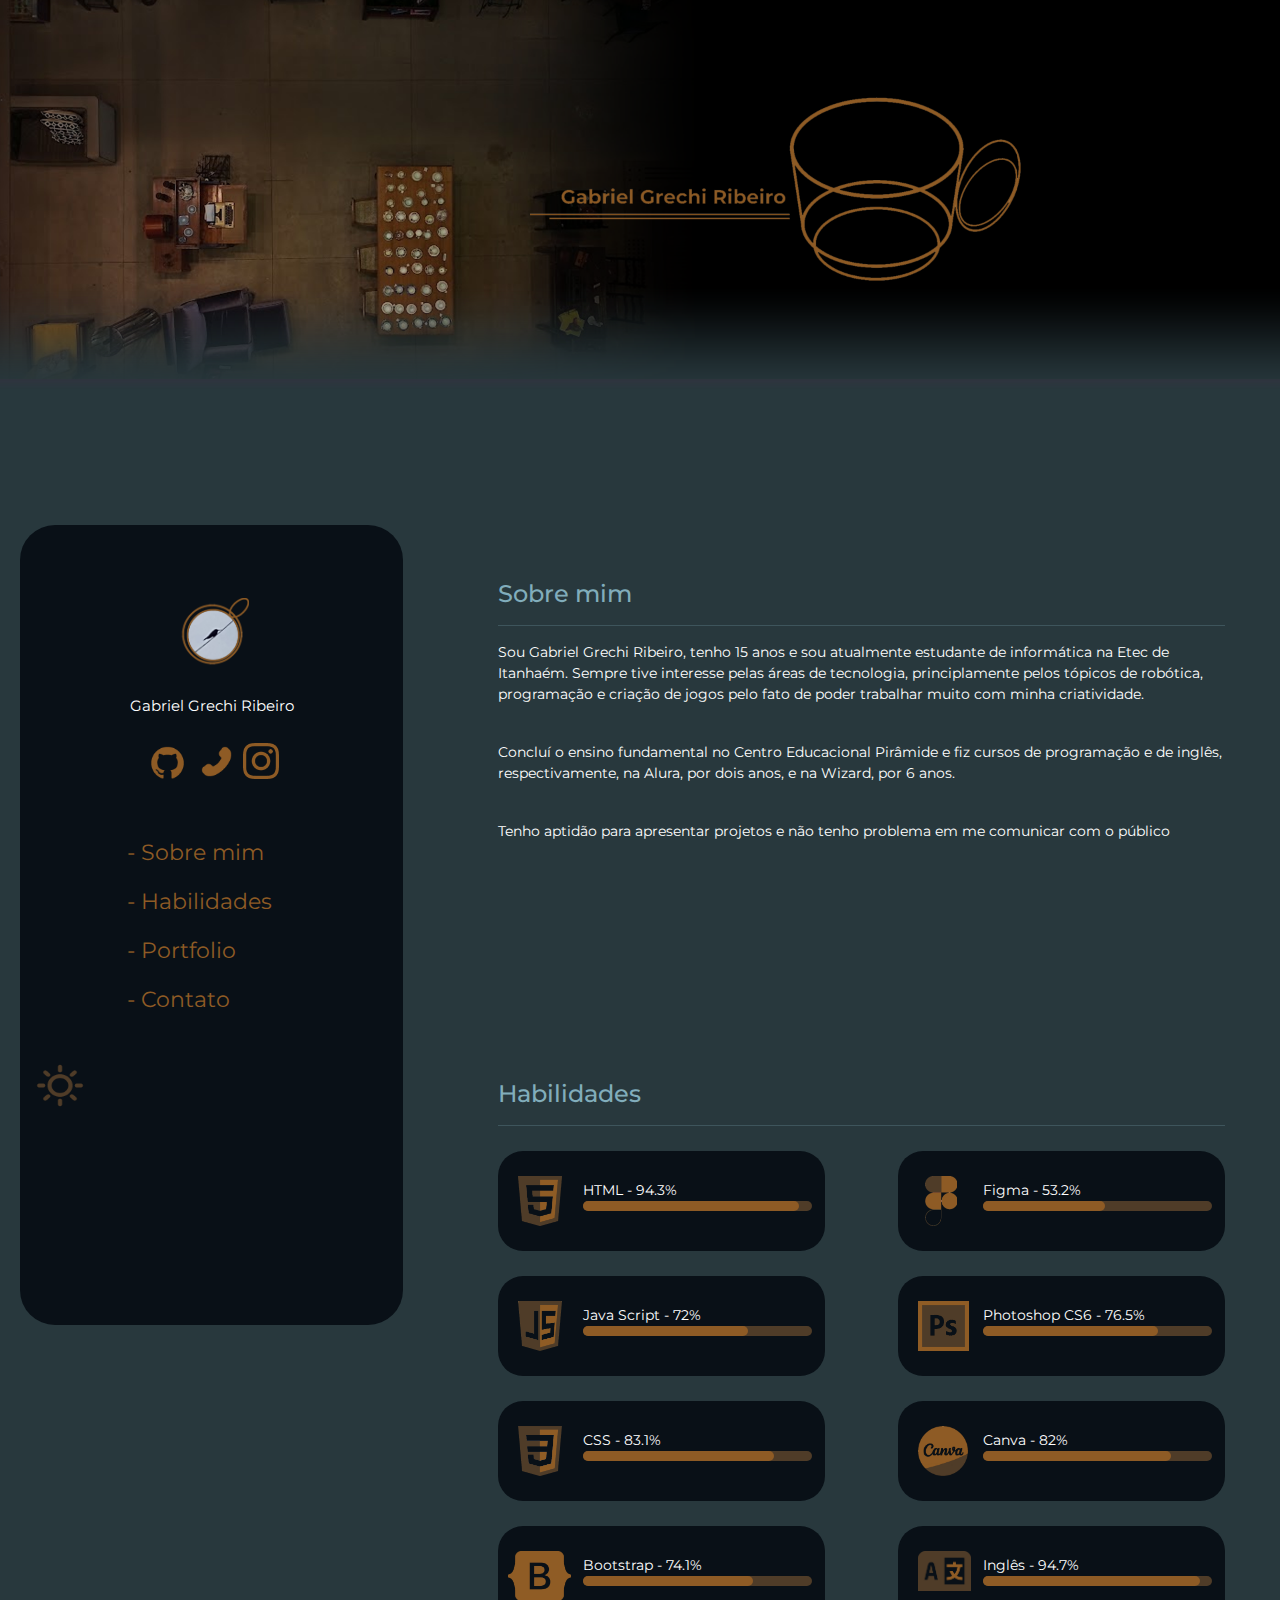
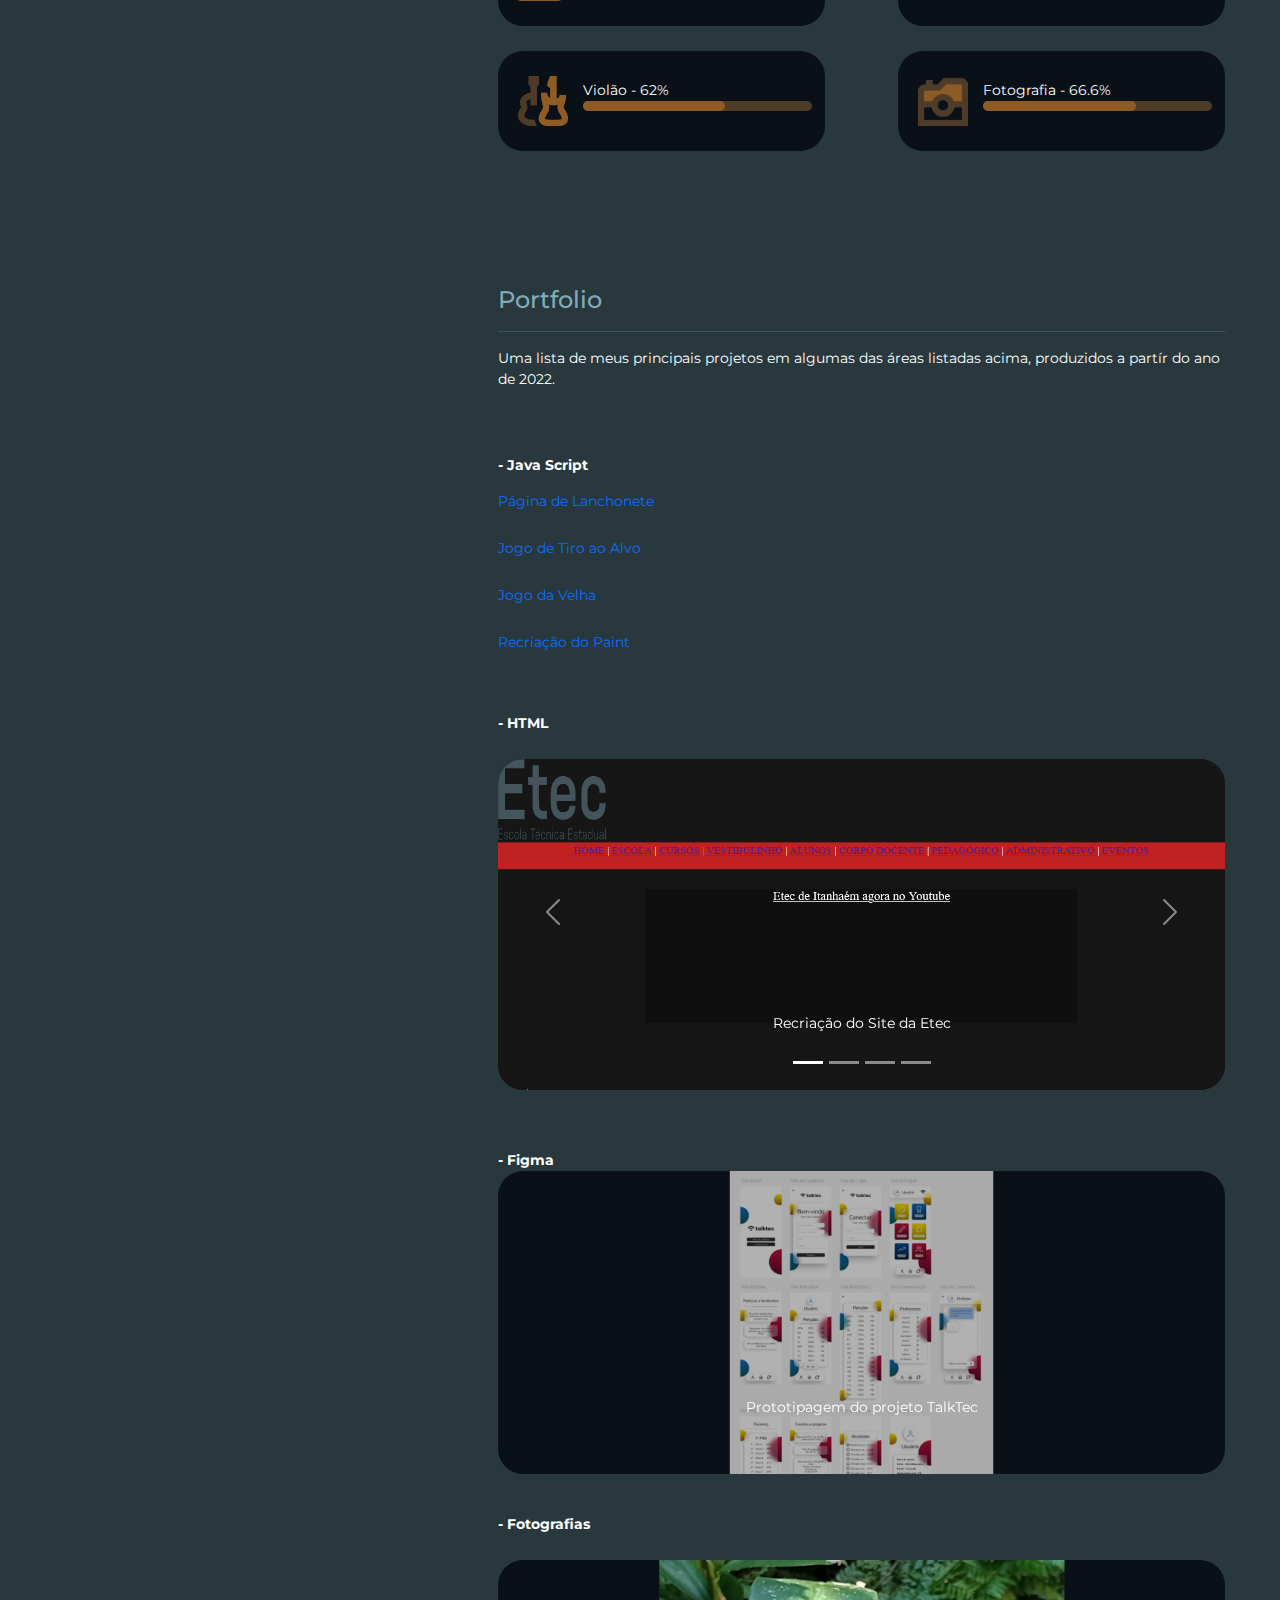
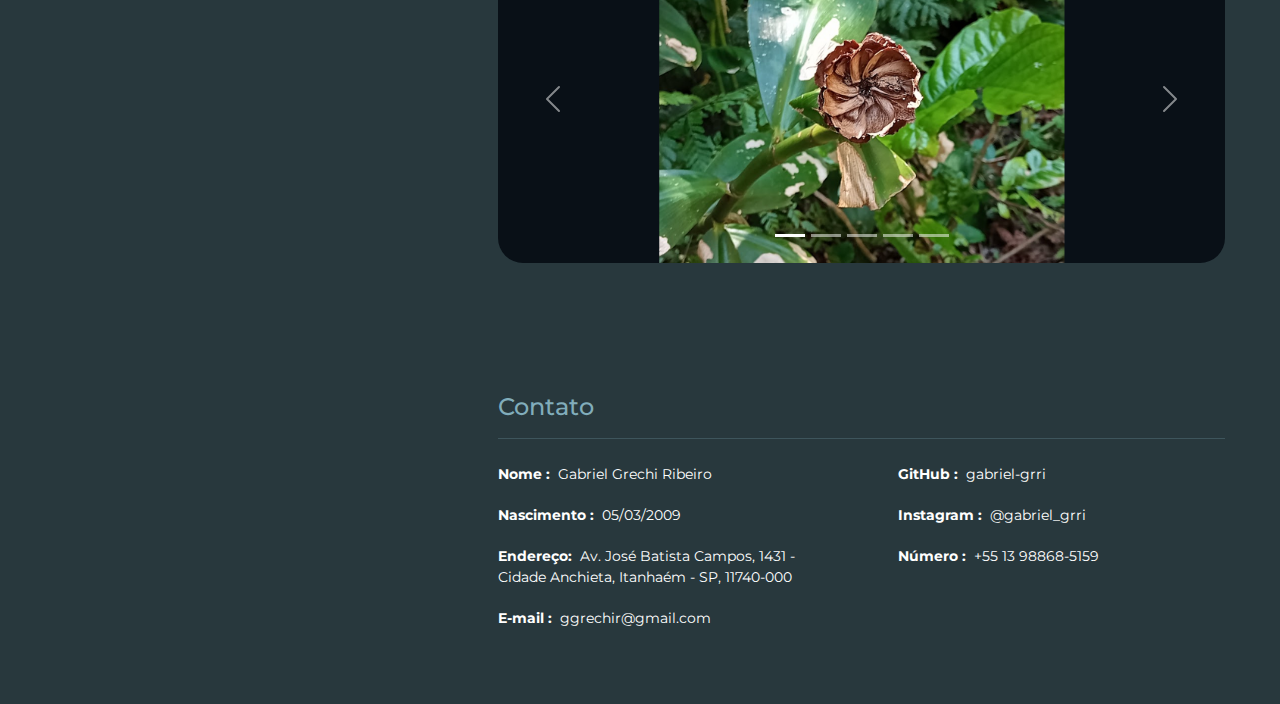
<file: index.html>
<!DOCTYPE html>
<html lang="en">
<head>
    <meta charset="UTF-8">
    <meta name="viewport" content="width=device-width, initial-scale=1.0">
    <link href="https://cdn.jsdelivr.net/npm/bootstrap@5.3.3/dist/css/bootstrap.min.css" rel="stylesheet" integrity="sha384-QWTKZyjpPEjISv5WaRU9OFeRpok6YctnYmDr5pNlyT2bRjXh0JMhjY6hW+ALEwIH" crossorigin="anonymous">
    <link href='https://fonts.googleapis.com/css?family=Montserrat' rel='stylesheet'>
    <meta name="viewport" content="width=device-width,initial-scale=1"/>
    <link rel="stylesheet" href="CSS.css">
    <link rel="icon" href="Imagens/Logotipo.png">
    <title>Portfolio</title>
</head>
    <style>
        body{
            background-color: #28383D;
        }
        h4{
          color:  #81adbb;
        }
        hr{
          border-color: #81adbb;
        }
        .mc{
            width: 65%;
            padding: 55px;
            float: right;
            padding-left: 50px;
            color: #ffffff
        }
    </style>
<body>
    <script src="https://cdn.jsdelivr.net/npm/bootstrap@5.3.3/dist/js/bootstrap.bundle.min.js" integrity="sha384-YvpcrYf0tY3lHB60NNkmXc5s9fDVZLESaAA55NDzOxhy9GkcIdslK1eN7N6jIeHz" crossorigin="anonymous"></script>
    <script>

    //Menu Segue o Scroll
    window.addEventListener('scroll', function() {
      const item = document.querySelector('.menu');
      const scrollPosition = window.scrollY || document.documentElement.scrollTop;
    
      if(scrollPosition > 500){
        item.classList.add('fixed');
      } else {
        item.classList.remove('fixed');
      }
    });
    </script>

    <!--Imagem inicial/Carrossel-->
    <section>
      <div id="carouselExampleInterval" class="carousel slide" data-bs-ride="carousel">
        <div class="carousel-inner">
          <div class="carousel-item active" data-bs-interval="2000">
            <img src="Imagens/Carrossel1.png" class="w-100">
          </div>
          <div class="carousel-item" data-bs-interval="2000">
            <img src="Imagens/Carrossel2.png" class="w-100">
          </div>
          <div class="carousel-item" data-bs-interval="2000">
            <img src="Imagens/Carrossel3.png" class="w-100">
          </div>
        </div>
    </section>

<!--Menu Lateral-->
    <section style="padding-top: 25px;">
      <div class="page">
        <div class="sc">
            <div class="menu">
                <div class="mp">
                    <img src="Imagens/Ícone.png" height="50%">
                  </div>
                <div class="mt">
                    <p style="margin: 0px; font-size: 15px;">Gabriel Grechi Ribeiro</p>
                    <div class="mt" style="margin-top: 21px">
                          <a href="https://github.com/gabriel-Grri"><img src="Imagens/github.png" height="100%"></a>
                          <a href="https://wa.me/5513988685159"><img src="Imagens/telefone.png" height="100%"></a>
                          <a href="https://www.instagram.com/gabriel_grri/"><img src="Imagens/Insta.png" height="80%"></a>                  
                    </div>
                </div>
                <div class="row" style="padding-left: 27%; margin-bottom: 7%">
                    <div class="col-4" style="padding-top: 67px; width: 100%">
                      <div id="simple-list-example" class="d-flex flex-column gap-2 simple-list-example-scrollspy">
                        <a class="p-1 rounded linkMenu" href="#simple-list-item-1">- Sobre mim</a>
                        <a class="p-1 rounded linkMenu" href="#simple-list-item-2">- Habilidades</a>
                        <a class="p-1 rounded linkMenu" href="#simple-list-item-3">- Portfolio</a>
                        <a class="p-1 rounded linkMenu" href="#simple-list-item-4">- Contato</a>
                        <a class="p-1 rounded linkMenu" href="#simple-list-item-5"></a>
                      </div>                  
                    </div>
                  
                </div>
                <div style="padding-left: 15px">
                  <a href="Portfolio Light.html"><img src="Imagens/Claro.png" height="45px" width="50px"></a>
                </div>
            </div>
        </div>
        </div>

    <!--Página Sobre Mim-->
        <div class="mc">
            <div class="col-8">
                <div data-bs-spy="scroll" data-bs-target="#navbar-example3" data-bs-smooth-scroll="true" class="scrollspy-example-2" tabindex="0">
                  <div id="simple-list-item-1">
                    <h4>Sobre mim</h4>
                    <hr>
                    <p>Sou Gabriel Grechi Ribeiro, tenho 15 anos e sou atualmente estudante de informática na Etec de Itanhaém. Sempre tive interesse pelas áreas de tecnologia, principlamente pelos tópicos de robótica, programação e criação de jogos pelo fato de poder trabalhar muito com minha criatividade.
                    </p>
                    <br>
                    <p>Concluí o ensino fundamental no Centro Educacional Pirâmide e fiz cursos de programação e de inglês, respectivamente, na Alura, por dois anos, e na Wizard, por 6 anos.
                    </p>
                    <br>
                    <p>Tenho aptidão para apresentar projetos e não tenho problema em me comunicar com o público
                    </p>
                
                  </div>
                </div>
            </div>
        </div>
    </section>

     <!-- Página de Habilidades-->
     <section style="padding-top: 25px">
      <div class="mc">
          <div class="col-8">
              <div data-bs-spy="scroll" data-bs-target="#navbar-example3" data-bs-smooth-scroll="true" class="scrollspy-example-2" tabindex="0">
                <div id="simple-list-item-2">
                  <h4>Habilidades</h4>
                  <hr style="margin-bottom: 25px">

                  <div class="cLeft">

                    <div class="hBox">
                      <div class="hP">
                        <img src="Imagens/hShield.png" height="50px" style="margin: auto">
                      </div>
                      <div class="hName">
                        HTML - 94.3%
                      </div>
                      <div class="hPerc">
                        <div class="hBar" style="width: 94.3%"></div>
                      </div>
                    </div>
                    
                    <div class="hBox">
                      <div class="hP">
                        <img src="Imagens/jsShield.png" height="50px">
                      </div>
                      <div class="hName">
                        Java Script - 72%
                      </div>
                      <div class="hPerc">
                        <div class="hBar" style="width: 72%"></div>
                      </div>
                    </div>

                    <div class="hBox">
                      <div class="hP">
                        <img src="Imagens/cssShield.png" height="50px">
                      </div>
                      <div class="hName">
                        CSS - 83.1%
                      </div>
                      <div class="hPerc">
                        <div class="hBar" style="width: 83.1%"></div>
                      </div>
                    </div>

                    <div class="hBox">
                      <div class="hP" style="padding-left: 10px;">
                        <img src="Imagens/Bstrp.png" height="50px">
                      </div>
                      <div class="hName">
                        Bootstrap - 74.1%
                      </div>
                      <div class="hPerc">
                        <div class="hBar" style="width: 74.1%"></div>
                      </div>
                    </div>

                    <div class="hBox">
                      <div class="hP">
                        <img src="Imagens/guitarras.png" height="50px">
                      </div>
                      <div class="hName">
                        Violão - 62%
                      </div>
                      <div class="hPerc">
                        <div class="hBar" style="width: 62%"></div>
                      </div>
                    </div>

                  </div>

                  <div class="cRight">
                   
                    <div class="hBox">
                      <div class="hP">
                        <img src="Imagens/figma.png" height="50px" style="padding-left:7px">
                      </div>
                      <div class="hName">
                        Figma - 53.2%
                      </div>
                      <div class="hPerc">
                        <div class="hBar" style="width: 53.2%"></div>
                      </div>
                    </div>
                    
                    <div class="hBox">
                      <div class="hP">
                        <img src="Imagens/Ps.png" height="50px">
                      </div>
                      <div class="hName">
                        Photoshop CS6 - 76.5%
                      </div>
                      <div class="hPerc">
                        <div class="hBar" style="width: 76.5%"></div>
                      </div>
                    </div>

                    <div class="hBox">
                      <div class="hP">
                        <img src="Imagens/canva.png" height="50px">
                      </div>
                      <div class="hName">
                        Canva - 82%
                      </div>
                      <div class="hPerc">
                        <div class="hBar" style="width: 82%"></div>
                      </div>
                    </div>

                    <div class="hBox">
                      <div class="hP" style="padding-left: 20px;">
                        <img src="Imagens/lingua.png" height="40px">
                      </div>
                      <div class="hName">
                        Inglês - 94.7%
                      </div>
                      <div class="hPerc">
                        <div class="hBar" style="width: 94.7%"></div>
                      </div>
                    </div>

                    <div class="hBox">
                      <div class="hP">
                        <img src="Imagens/Camera.png" height="50px">
                      </div>
                      <div class="hName">
                        Fotografia - 66.6%
                      </div>
                      <div class="hPerc">
                        <div class="hBar" style="width: 66.6%"></div>
                      </div>
                    </div>

                  </div>
                </div>
              </div>
          </div>
      </div>
  </section>

  <!-- Página de Portfolio -->
  <section style="padding-top: 25px">
    <div class="mc">
        <div class="col-8">
            <div data-bs-spy="scroll" data-bs-target="#navbar-example3" data-bs-smooth-scroll="true" class="scrollspy-example-2" tabindex="0">
              <div id="simple-list-item-3">
                <h4>Portfolio</h4>
                <hr>
                <p style="margin-bottom: 25px">Uma lista de meus principais projetos em algumas das áreas listadas acima, produzidos a partír do ano de 2022.</p>

                <div style="padding-top: 40px;margin-bottom: 20px">
                  <span style="font-weight: bolder;margin-bottom:20px"> - Java Script </span>

                  <a href="https://github.com/gabriel-grri/Lanchonete/blob/main" ><p style="padding-top:15px">Página de Lanchonete</p></a>
                  <a href="https://github.com/gabriel-grri/Tiro-ao-Alvo" ><p style="padding-top:10px">Jogo de Tiro ao Alvo</p></a>
                  <a href="https://github.com/gabriel-grri/Jogo-da-Velha" ><p style="padding-top:10px">Jogo da Velha</p></a>
                  <a href="https://github.com/gabriel-grri/Paint" ><p style="padding-top:10px">Recriação do Paint</p></a>
                  </div>

                </div>

                <div style="padding-top: 40px;margin-bottom: 20px">
                  <span style="font-weight: bolder"> - HTML </span>

                  <div id="carouselExampleCaptions" class="carousel slide" style="padding-top: 25px">
                    <div class="carousel-indicators">
                      <button type="button" data-bs-target="#carouselExampleCaptions" data-bs-slide-to="0" class="active" aria-current="true" aria-label="Slide 1"></button>
                      <button type="button" data-bs-target="#carouselExampleCaptions" data-bs-slide-to="1" aria-label="Slide 2"></button>
                      <button type="button" data-bs-target="#carouselExampleCaptions" data-bs-slide-to="2" aria-label="Slide 3"></button>
                      <button type="button" data-bs-target="#carouselExampleCaptions" data-bs-slide-to="3" aria-label="Slide 4"></button>
                    </div>
                    <div class="carousel-inner">
                      <div class="carousel-item active">
                        <a href="https://github.com/gabriel-grri/Site-Etec/tree/main" ><img src="Imagens/HTML etec.png" class="d-block w-100" alt="..." style="border-radius: 25px; background-color:#091017;"></a>
                        <div class="carousel-caption d-none d-md-block">
                          <p>Recriação do Site da Etec</p>
                        </div>
                      </div>
                      <div class="carousel-item">
                        <a href="https://github.com/gabriel-grri/Cadastro-e-Login" ><img src="Imagens/HTML login.png" class="d-block w-100" alt="..." style="border-radius: 25px; background-color:#091017;"></a>
                        <div class="carousel-caption d-none d-md-block">
                          <p>Página de Cadastro e Login</p>
                        </div>
                      </div>
                      <div class="carousel-item">
                        <a href="https://github.com/gabriel-grri/Compra-de-Produto" ><img src="Imagens/HTML Bootstrap.png" class="d-block w-100" alt="..." style="border-radius: 25px; background-color:#091017;"></a>
                        <div class="carousel-caption d-none d-md-block">
                          <p>Página de compra (Bootstrap)</p>
                        </div>
                      </div>
                      <div class="carousel-item">
                        <a href="https://github.com/gabriel-grri/Organiza-o-de-p-gina" ><img src="Imagens/HTML Organização.png" class="d-block w-100" alt="..." style="border-radius: 25px; background-color:#091017;"></a>
                        <div class="carousel-caption d-none d-md-block">
                          <p>Organização de página (HTML 5)</p>
                        </div>
                      </div>
                    </div>
                    <button class="carousel-control-prev" type="button" data-bs-target="#carouselExampleCaptions" data-bs-slide="prev">
                      <span class="carousel-control-prev-icon" aria-hidden="true"></span>
                      <span class="visually-hidden">Previous</span>
                    </button>
                    <button class="carousel-control-next" type="button" data-bs-target="#carouselExampleCaptions" data-bs-slide="next">
                      <span class="carousel-control-next-icon" aria-hidden="true"></span>
                      <span class="visually-hidden">Next</span>
                    </button>
                  </div>
                  </div>

                </div>
                

                <div style="padding-top: 40px;margin-bottom: 20px">
                  <span style="font-weight: bolder;"> - Figma </span>

                  <div id="carouselExampleCaptions" class="carousel slide">
                    <div class="carousel-inner">
                      <div class="carousel-item active">
                        <a href="https://www.figma.com/proto/7lQHiHJLNlO1uB35PEaBV2/Projeto-TalkTec-APW?node-id=11-6&node-type=canvas&t=HbKLDggXk3nppQfg-0&scaling=scale-down&content-scaling=fixed&page-id=0%3A1&starting-point-node-id=11%3A6" ><img src="Imagens/Figma TalkTec.png" class="d-block w-100" alt="..." style="border-radius: 25px; background-color:#091017;"></a>
                        <div class="carousel-caption d-none d-md-block">
                          <p>Prototipagem do projeto TalkTec</p>
                        </div>
                      </div>
                    </div>
                  

                </div>

                <div style="padding-top: 40px;margin-bottom: 20px">
                  <span style="font-weight: bolder;"> - Fotografias </span>

                  <div id="carouselExampleIndicators" class="carousel slide" style="padding-top: 25px">
                    <div class="carousel-indicators">
                      <button type="button" data-bs-target="#carouselExampleIndicators" data-bs-slide-to="0" class="active" aria-current="true" aria-label="Slide 1"></button>
                      <button type="button" data-bs-target="#carouselExampleIndicators" data-bs-slide-to="1" aria-label="Slide 2"></button>
                      <button type="button" data-bs-target="#carouselExampleIndicators" data-bs-slide-to="2" aria-label="Slide 3"></button>
                      <button type="button" data-bs-target="#carouselExampleIndicators" data-bs-slide-to="3" aria-label="Slide 4"></button>
                      <button type="button" data-bs-target="#carouselExampleIndicators" data-bs-slide-to="4" aria-label="Slide 5"></button>
                    </div>
                    <div class="carousel-inner">
                      <div class="carousel-item active">
                        <img src="Imagens/Foto1.png" class="d-block w-100" alt="..." style="border-radius: 25px; background-color:#091017;">
                      </div>
                      <div class="carousel-item">
                        <img src="Imagens/Foto2.png" class="d-block w-100" alt="..." style="border-radius: 25px; background-color:#091017;">
                      </div>
                      <div class="carousel-item">
                        <img src="Imagens/Foto3.png" class="d-block w-100" alt="..." style="border-radius: 25px; background-color:#091017;">
                      </div>
                      <div class="carousel-item">
                        <img src="Imagens/Foto4.png" class="d-block w-100" alt="..." style="border-radius: 25px; background-color:#091017;">
                      </div>
                      <div class="carousel-item">
                        <img src="Imagens/Foto5.png" class="d-block w-100" alt="..." style="border-radius: 25px; background-color:#091017;">
                      </div>
                    </div>
                    <button class="carousel-control-prev" type="button" data-bs-target="#carouselExampleIndicators" data-bs-slide="prev">
                      <span class="carousel-control-prev-icon" aria-hidden="true"></span>
                      <span class="visually-hidden">Previous</span>
                    </button>
                    <button class="carousel-control-next" type="button" data-bs-target="#carouselExampleIndicators" data-bs-slide="next">
                      <span class="carousel-control-next-icon" aria-hidden="true"></span>
                      <span class="visually-hidden">Next</span>
                    </button>
                  </div>
                  
                  </div>

              </div>
            </div>
        </div>
    </div>
</section>

<!-- Página de Contato -->
    <section style="padding-top: 25px">
        <div class="mc">
            <div class="col-8">
                <div data-bs-spy="scroll" data-bs-target="#navbar-example3" data-bs-smooth-scroll="true" class="scrollspy-example-2" tabindex="0">
                  <div id="simple-list-item-4">
                    <h4>Contato</h4>
                    <hr style="margin-bottom: 25px">
                    
                    <div class="cLeft">

                      <div style="margin-bottom: 20px">
                        <span style="font-weight: bolder;">Nome : </span> &nbsp;Gabriel Grechi Ribeiro  
                      </div>

                      <div style="margin-bottom: 20px">
                        <span style="font-weight: bolder;">Nascimento : </span> &nbsp;05/03/2009 
                      </div>

                      <div style="margin-bottom: 20px">
                        <span style="font-weight: bolder;">Endereço: </span> &nbsp;Av. José Batista Campos, 1431 - Cidade Anchieta, Itanhaém - SP, 11740-000  
                      </div>

                      <div style="margin-bottom: 20px">
                        <span style="font-weight: bolder;">E-mail : </span> &nbsp;ggrechir@gmail.com 
                      </div>

                    </div>

                    <div class="cRight">

                      <div style="margin-bottom: 20px">
                          <span style="font-weight: bolder;">GitHub : </span> &nbsp;gabriel-grri
                        </div>

                      <div style="margin-bottom: 20px">
                          <span style="font-weight: bolder;">Instagram : </span> &nbsp;@gabriel_grri 
                        </div>

                        <div style="margin-bottom: 20px">
                          <span style="font-weight: bolder;">Número : </span> &nbsp;+55 13 98868-5159  
                        </div>


                  </div>
                  </div>
                </div>
            </div>
        </div>
    </section>
    <div data-bs-spy="scroll" data-bs-target="#navbar-example3" data-bs-smooth-scroll="true" class="scrollspy-example-2" tabindex="0">
      <div id="simple-list-item-5">
      </div>
    </div>
</body>
</html>
</file>
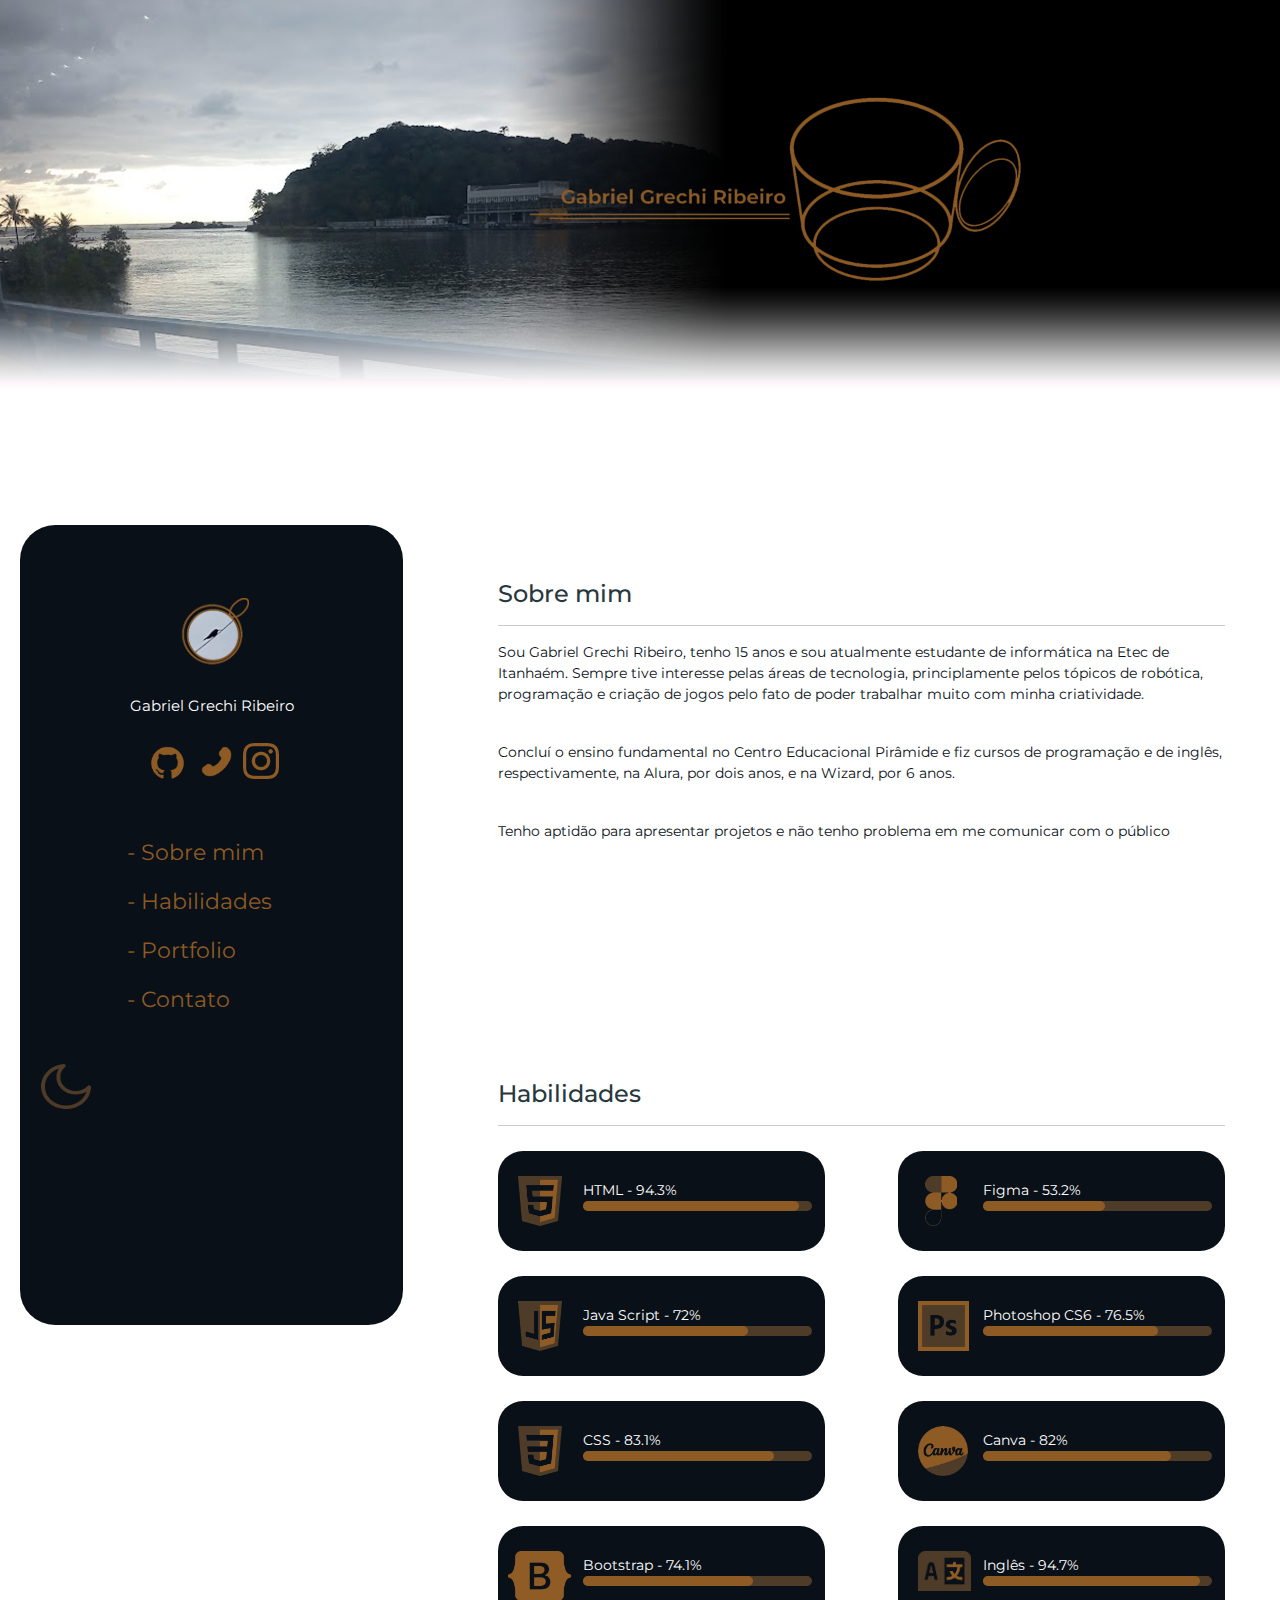
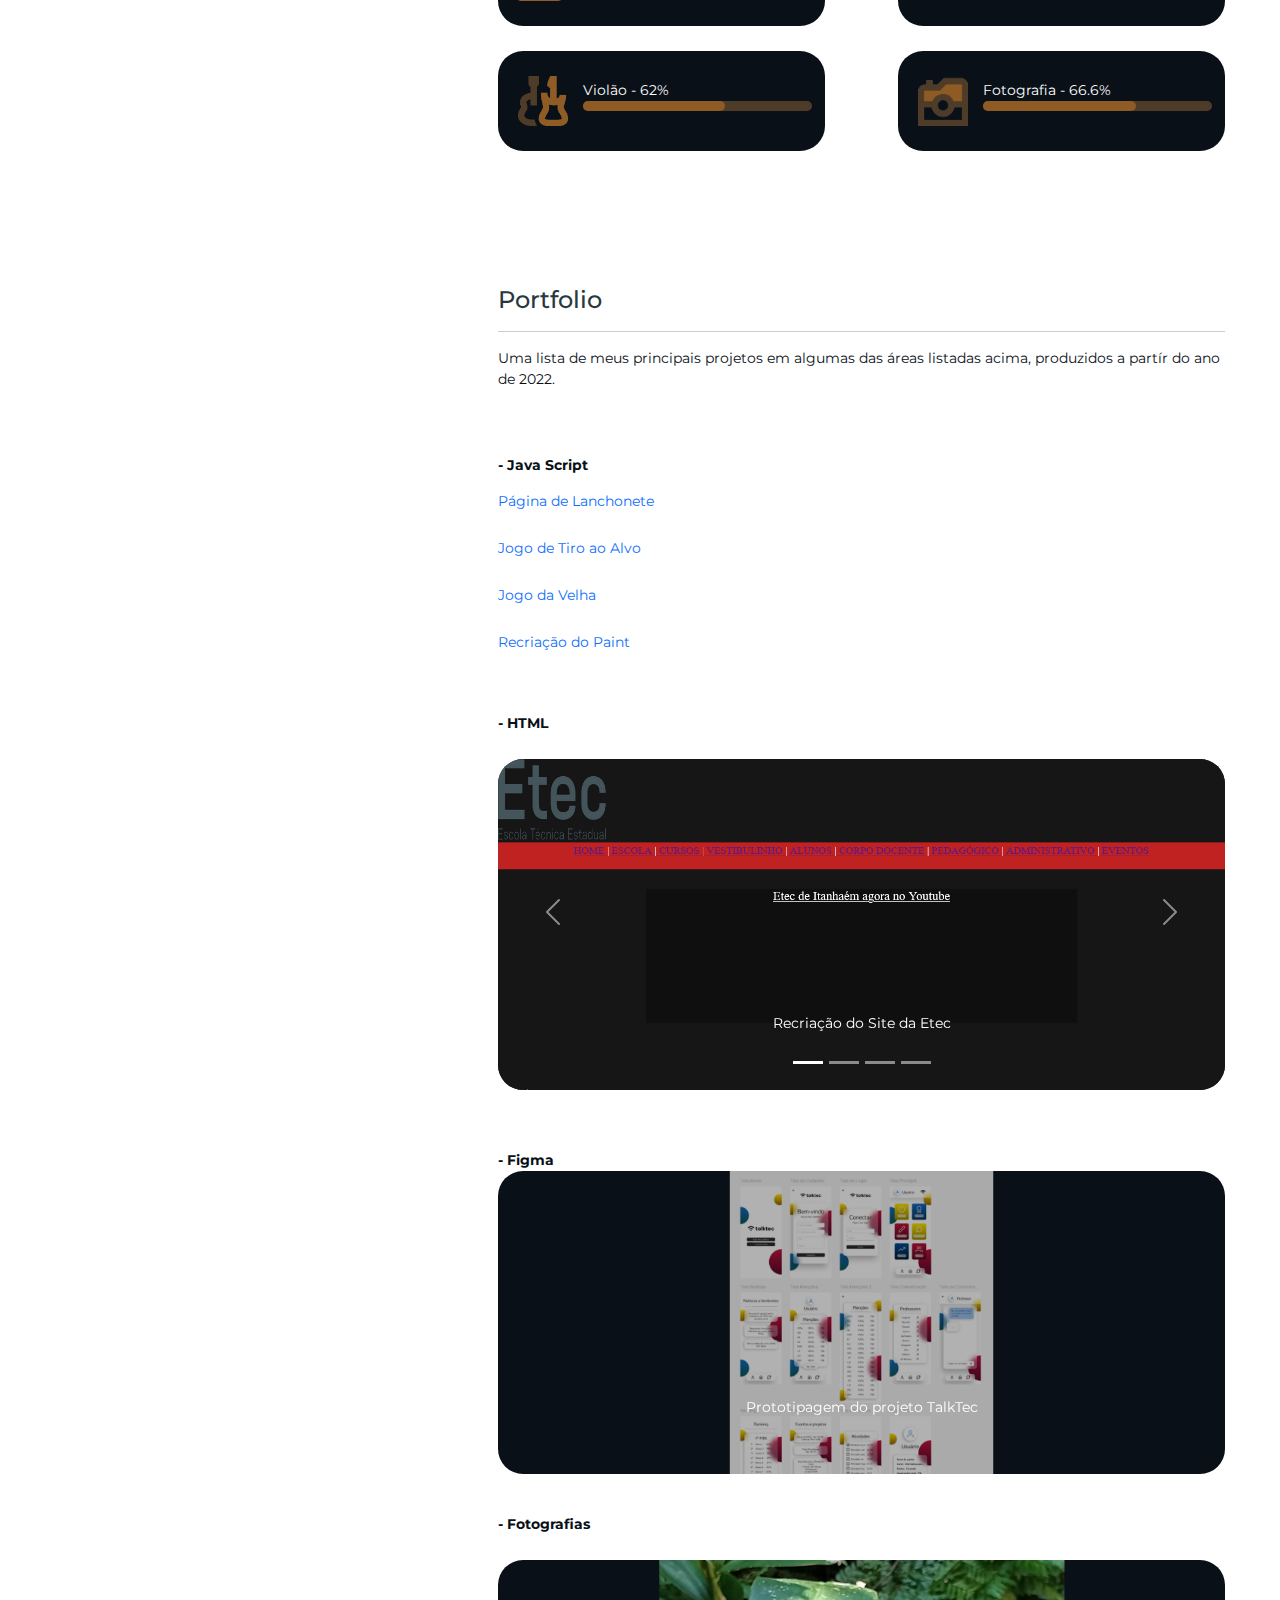
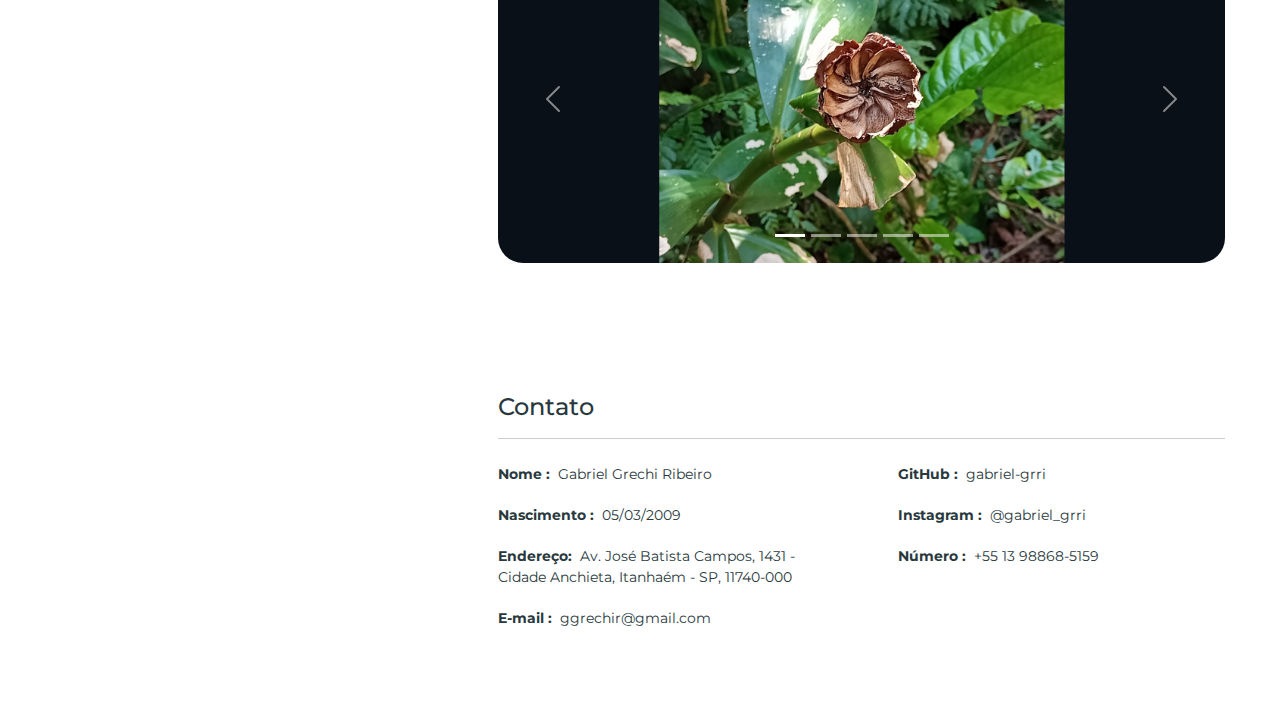
<file: Portfolio Light.html>
<!DOCTYPE html>
<html lang="en">
<head>
    <meta charset="UTF-8">
    <meta name="viewport" content="width=device-width, initial-scale=1.0">
    <link href="https://cdn.jsdelivr.net/npm/bootstrap@5.3.3/dist/css/bootstrap.min.css" rel="stylesheet" integrity="sha384-QWTKZyjpPEjISv5WaRU9OFeRpok6YctnYmDr5pNlyT2bRjXh0JMhjY6hW+ALEwIH" crossorigin="anonymous">
    <link href='https://fonts.googleapis.com/css?family=Montserrat' rel='stylesheet'>
    <link rel="stylesheet" href="CSS.css">
    <link rel="icon" href="Imagens/Logotipo.png">
    <title>Portfolio</title>
</head>
    <style>
        body{
            background-color: #fffFFF;
        }
        h4{
          color:  #28383D;
        }
        hr{
          border-color: #28383D;
        }
        .mc{
            width: 65%;
            padding: 55px;
            float: right;
            padding-left: 50px;
            color: #091017
        }
    </style>
<body>
    <script src="https://cdn.jsdelivr.net/npm/bootstrap@5.3.3/dist/js/bootstrap.bundle.min.js" integrity="sha384-YvpcrYf0tY3lHB60NNkmXc5s9fDVZLESaAA55NDzOxhy9GkcIdslK1eN7N6jIeHz" crossorigin="anonymous"></script>
    <script>
    window.addEventListener('scroll', function() {
      const item = document.querySelector('.menu');
      const scrollPosition = window.scrollY || document.documentElement.scrollTop;
    
      if (scrollPosition > 500) {
        item.classList.add('fixed');
      } else {
        item.classList.remove('fixed');
      }
    });
    </script>

    <!--Imagem inicial/Carrossel-->
    <section>
      <div id="carouselExampleInterval" class="carousel slide" data-bs-ride="carousel">
        <div class="carousel-inner">
          <div class="carousel-item active" data-bs-interval="2000">
            <img src="Imagens/CarrosselL1.png" class="w-100">
          </div>
          <div class="carousel-item" data-bs-interval="2000">
            <img src="Imagens/CarrosselL2.png" class="w-100">
          </div>
          <div class="carousel-item" data-bs-interval="2000">
            <img src="Imagens/CarrosselL3.png" class="w-100">
          </div>
        </div>
    </section>

<!--Menu Lateral-->
    <section style="padding-top: 25px;">
      <div class="page">
        <div class="sc">
            <div class="menu">
                <div class="mp">
                    <img src="Imagens/Ícone.png" height="50%">
                  </div>
                <div class="mt">
                    <p style="margin: 0px; font-size: 15px;">Gabriel Grechi Ribeiro</p>
                    <div class="mt" style="margin-top: 21px">
                          <a href="https://github.com/gabriel-Grri"><img src="Imagens/github.png" height="100%"></a>
                          <a href="https://wa.me/5513988685159"><img src="Imagens/telefone.png" height="100%"></a>
                          <a href="https://www.instagram.com/gabriel_grri/"><img src="Imagens/Insta.png" height="80%"></a>                 
                    </div>
                </div>
                <div class="row" style="padding-left: 27%; margin-bottom: 7%">
                    <div class="col-4" style="padding-top: 67px; width: 100%">
                      <div id="simple-list-example" class="d-flex flex-column gap-2 simple-list-example-scrollspy">
                        <a class="p-1 rounded linkMenu" href="#simple-list-item-1">- Sobre mim</a>
                        <a class="p-1 rounded linkMenu" href="#simple-list-item-2">- Habilidades</a>
                        <a class="p-1 rounded linkMenu" href="#simple-list-item-3">- Portfolio</a>
                        <a class="p-1 rounded linkMenu" href="#simple-list-item-4">- Contato</a>
                        <a class="p-1 rounded linkMenu" href="#simple-list-item-5"></a>
                      </div>                  
                    </div>
                  
                </div>
                <div style="padding-left: 15px">
                  <a href="index.html"><button>
                    <img src="Imagens/Escuro.png" height="45px" width="50px" style="align-content: end;">
                    </button></a>
                </div>
            </div>
        </div>
        </div>

    <!--Página Sobre Mim-->
        <div class="mc">
            <div class="col-8">
                <div data-bs-spy="scroll" data-bs-target="#navbar-example3" data-bs-smooth-scroll="true" class="scrollspy-example-2" tabindex="0">
                  <div id="simple-list-item-1">
                    <h4>Sobre mim</h4>
                    <hr>

                    <p>Sou Gabriel Grechi Ribeiro, tenho 15 anos e sou atualmente estudante de informática na Etec de Itanhaém. Sempre tive interesse pelas áreas de tecnologia, principlamente pelos tópicos de robótica, programação e criação de jogos pelo fato de poder trabalhar muito com minha criatividade.
                    </p>
                    <br>
                    <p>Concluí o ensino fundamental no Centro Educacional Pirâmide e fiz cursos de programação e de inglês, respectivamente, na Alura, por dois anos, e na Wizard, por 6 anos.
                    </p>
                    <br>
                    <p>Tenho aptidão para apresentar projetos e não tenho problema em me comunicar com o público
                    </p>
                
                  </div>
                </div>
            </div>
        </div>
    </section>

  <!-- Página de Habilidades-->
    <section style="padding-top: 25px">
        <div class="mc">
            <div class="col-8">
                <div data-bs-spy="scroll" data-bs-target="#navbar-example3" data-bs-smooth-scroll="true" class="scrollspy-example-2" tabindex="0">
                  <div id="simple-list-item-2">
                    <h4>Habilidades</h4>
                    <hr style="margin-bottom: 25px">

                    <div class="cLeft">

                      <div class="hBox">
                        <div class="hP">
                          <img src="Imagens/hShield.png" height="50px" style="margin: auto">
                        </div>
                        <div class="hName">
                          HTML - 94.3%
                        </div>
                        <div class="hPerc">
                          <div class="hBar" style="width: 94.3%"></div>
                        </div>
                      </div>
                      
                      <div class="hBox">
                        <div class="hP">
                          <img src="Imagens/jsShield.png" height="50px">
                        </div>
                        <div class="hName">
                          Java Script - 72%
                        </div>
                        <div class="hPerc">
                          <div class="hBar" style="width: 72%"></div>
                        </div>
                      </div>

                      <div class="hBox">
                        <div class="hP">
                          <img src="Imagens/cssShield.png" height="50px">
                        </div>
                        <div class="hName">
                          CSS - 83.1%
                        </div>
                        <div class="hPerc">
                          <div class="hBar" style="width: 83.1%"></div>
                        </div>
                      </div>

                      <div class="hBox">
                        <div class="hP" style="padding-left: 10px;">
                          <img src="Imagens/Bstrp.png" height="50px">
                        </div>
                        <div class="hName">
                          Bootstrap - 74.1%
                        </div>
                        <div class="hPerc">
                          <div class="hBar" style="width: 74.1%"></div>
                        </div>
                      </div>

                      <div class="hBox">
                        <div class="hP">
                          <img src="Imagens/guitarras.png" height="50px">
                        </div>
                        <div class="hName">
                          Violão - 62%
                        </div>
                        <div class="hPerc">
                          <div class="hBar" style="width: 62%"></div>
                        </div>
                      </div>

                    </div>

                    <div class="cRight">
                     
                      <div class="hBox">
                        <div class="hP">
                          <img src="Imagens/figma.png" height="50px" style="padding-left:7px">
                        </div>
                        <div class="hName">
                          Figma - 53.2%
                        </div>
                        <div class="hPerc">
                          <div class="hBar" style="width: 53.2%"></div>
                        </div>
                      </div>
                      
                      <div class="hBox">
                        <div class="hP">
                          <img src="Imagens/Ps.png" height="50px">
                        </div>
                        <div class="hName">
                          Photoshop CS6 - 76.5%
                        </div>
                        <div class="hPerc">
                          <div class="hBar" style="width: 76.5%"></div>
                        </div>
                      </div>

                      <div class="hBox">
                        <div class="hP">
                          <img src="Imagens/canva.png" height="50px">
                        </div>
                        <div class="hName">
                          Canva - 82%
                        </div>
                        <div class="hPerc">
                          <div class="hBar" style="width: 82%"></div>
                        </div>
                      </div>

                      <div class="hBox">
                        <div class="hP" style="padding-left: 20px;">
                          <img src="Imagens/lingua.png" height="40px">
                        </div>
                        <div class="hName">
                          Inglês - 94.7%
                        </div>
                        <div class="hPerc">
                          <div class="hBar" style="width: 94.7%"></div>
                        </div>
                      </div>

                      <div class="hBox">
                        <div class="hP">
                          <img src="Imagens/Camera.png" height="50px">
                        </div>
                        <div class="hName">
                          Fotografia - 66.6%
                        </div>
                        <div class="hPerc">
                          <div class="hBar" style="width: 66.6%"></div>
                        </div>
                      </div>

                    </div>
                  </div>
                </div>
            </div>
        </div>
    </section>

  <!-- Página de Portfolio -->
  <section style="padding-top: 25px">
    <div class="mc">
        <div class="col-8">
            <div data-bs-spy="scroll" data-bs-target="#navbar-example3" data-bs-smooth-scroll="true" class="scrollspy-example-2" tabindex="0">
              <div id="simple-list-item-3">
                <h4>Portfolio</h4>
                <hr>
                <p style="margin-bottom: 25px">Uma lista de meus principais projetos em algumas das áreas listadas acima, produzidos a partír do ano de 2022.</p>

                <div style="padding-top: 40px;margin-bottom: 20px">
                  <span style="font-weight: bolder;margin-bottom:20px"> - Java Script </span>

                  <a href="https://github.com/gabriel-grri/Lanchonete/blob/main" ><p style="padding-top:15px">Página de Lanchonete</p></a>
                  <a href="https://github.com/gabriel-grri/Tiro-ao-Alvo" ><p style="padding-top:10px">Jogo de Tiro ao Alvo</p></a>
                  <a href="https://github.com/gabriel-grri/Jogo-da-Velha" ><p style="padding-top:10px">Jogo da Velha</p></a>
                  <a href="https://github.com/gabriel-grri/Paint" ><p style="padding-top:10px">Recriação do Paint</p></a>
                  </div>

                </div>

                <div style="padding-top: 40px;margin-bottom: 20px">
                  <span style="font-weight: bolder"> - HTML </span>

                  <div id="carouselExampleCaptions" class="carousel slide" style="padding-top: 25px">
                    <div class="carousel-indicators">
                      <button type="button" data-bs-target="#carouselExampleCaptions" data-bs-slide-to="0" class="active" aria-current="true" aria-label="Slide 1"></button>
                      <button type="button" data-bs-target="#carouselExampleCaptions" data-bs-slide-to="1" aria-label="Slide 2"></button>
                      <button type="button" data-bs-target="#carouselExampleCaptions" data-bs-slide-to="2" aria-label="Slide 3"></button>
                      <button type="button" data-bs-target="#carouselExampleCaptions" data-bs-slide-to="3" aria-label="Slide 4"></button>
                    </div>
                    <div class="carousel-inner">
                      <div class="carousel-item active">
                        <a href="https://github.com/gabriel-grri/Site-Etec/tree/main" ><img src="Imagens/HTML etec.png" class="d-block w-100" alt="..." style="border-radius: 25px; background-color:#091017;"></a>
                        <div class="carousel-caption d-none d-md-block">
                          <p>Recriação do Site da Etec</p>
                        </div>
                      </div>
                      <div class="carousel-item">
                        <a href="https://github.com/gabriel-grri/Cadastro-e-Login" ><img src="Imagens/HTML login.png" class="d-block w-100" alt="..." style="border-radius: 25px; background-color:#091017;"></a>
                        <div class="carousel-caption d-none d-md-block">
                          <p>Página de Cadastro e Login</p>
                        </div>
                      </div>
                      <div class="carousel-item">
                        <a href="https://github.com/gabriel-grri/Compra-de-Produto" ><img src="Imagens/HTML Bootstrap.png" class="d-block w-100" alt="..." style="border-radius: 25px; background-color:#091017;"></a>
                        <div class="carousel-caption d-none d-md-block">
                          <p>Página de compra (Bootstrap)</p>
                        </div>
                      </div>
                      <div class="carousel-item">
                        <a href="https://github.com/gabriel-grri/Organiza-o-de-p-gina" ><img src="Imagens/HTML Organização.png" class="d-block w-100" alt="..." style="border-radius: 25px; background-color:#091017;"></a>
                        <div class="carousel-caption d-none d-md-block">
                          <p>Organização de página (HTML 5)</p>
                        </div>
                      </div>
                    </div>
                    <button class="carousel-control-prev" type="button" data-bs-target="#carouselExampleCaptions" data-bs-slide="prev">
                      <span class="carousel-control-prev-icon" aria-hidden="true"></span>
                      <span class="visually-hidden">Previous</span>
                    </button>
                    <button class="carousel-control-next" type="button" data-bs-target="#carouselExampleCaptions" data-bs-slide="next">
                      <span class="carousel-control-next-icon" aria-hidden="true"></span>
                      <span class="visually-hidden">Next</span>
                    </button>
                  </div>
                  </div>

                </div>
                

                <div style="padding-top: 40px;margin-bottom: 20px">
                  <span style="font-weight: bolder;"> - Figma </span>

                  <div id="carouselExampleCaptions" class="carousel slide">
                    <div class="carousel-inner">
                      <div class="carousel-item active">
                        <a href="https://www.figma.com/proto/7lQHiHJLNlO1uB35PEaBV2/Projeto-TalkTec-APW?node-id=11-6&node-type=canvas&t=HbKLDggXk3nppQfg-0&scaling=scale-down&content-scaling=fixed&page-id=0%3A1&starting-point-node-id=11%3A6" ><img src="Imagens/Figma TalkTec.png" class="d-block w-100" alt="..." style="border-radius: 25px; background-color:#091017;"></a>
                        <div class="carousel-caption d-none d-md-block">
                          <p>Prototipagem do projeto TalkTec</p>
                        </div>
                      </div>
                    </div>
                  

                </div>

                <div style="padding-top: 40px;margin-bottom: 20px">
                  <span style="font-weight: bolder;"> - Fotografias </span>

                  <div id="carouselExampleIndicators" class="carousel slide" style="padding-top: 25px">
                    <div class="carousel-indicators">
                      <button type="button" data-bs-target="#carouselExampleIndicators" data-bs-slide-to="0" class="active" aria-current="true" aria-label="Slide 1"></button>
                      <button type="button" data-bs-target="#carouselExampleIndicators" data-bs-slide-to="1" aria-label="Slide 2"></button>
                      <button type="button" data-bs-target="#carouselExampleIndicators" data-bs-slide-to="2" aria-label="Slide 3"></button>
                      <button type="button" data-bs-target="#carouselExampleIndicators" data-bs-slide-to="3" aria-label="Slide 4"></button>
                      <button type="button" data-bs-target="#carouselExampleIndicators" data-bs-slide-to="4" aria-label="Slide 5"></button>
                    </div>
                    <div class="carousel-inner">
                      <div class="carousel-item active">
                        <img src="Imagens/Foto1.png" class="d-block w-100" alt="..." style="border-radius: 25px; background-color:#091017;">
                      </div>
                      <div class="carousel-item">
                        <img src="Imagens/Foto2.png" class="d-block w-100" alt="..." style="border-radius: 25px; background-color:#091017;">
                      </div>
                      <div class="carousel-item">
                        <img src="Imagens/Foto3.png" class="d-block w-100" alt="..." style="border-radius: 25px; background-color:#091017;">
                      </div>
                      <div class="carousel-item">
                        <img src="Imagens/Foto4.png" class="d-block w-100" alt="..." style="border-radius: 25px; background-color:#091017;">
                      </div>
                      <div class="carousel-item">
                        <img src="Imagens/Foto5.png" class="d-block w-100" alt="..." style="border-radius: 25px; background-color:#091017;">
                      </div>
                    </div>
                    <button class="carousel-control-prev" type="button" data-bs-target="#carouselExampleIndicators" data-bs-slide="prev">
                      <span class="carousel-control-prev-icon" aria-hidden="true"></span>
                      <span class="visually-hidden">Previous</span>
                    </button>
                    <button class="carousel-control-next" type="button" data-bs-target="#carouselExampleIndicators" data-bs-slide="next">
                      <span class="carousel-control-next-icon" aria-hidden="true"></span>
                      <span class="visually-hidden">Next</span>
                    </button>
                  </div>
                  
                  </div>

              </div>
            </div>
        </div>
    </div>
</section>

  <!-- Página de Contato -->
      <section style="padding-top: 25px">
          <div class="mc">
              <div class="col-8">
                  <div data-bs-spy="scroll" data-bs-target="#navbar-example3" data-bs-smooth-scroll="true" class="scrollspy-example-2" tabindex="0">
                    <div id="simple-list-item-4">
                      <h4>Contato</h4>
                      <hr style="margin-bottom: 25px">
                      
                      <div class="cLeft" style="color: #28383D">

                        <div style="margin-bottom: 20px">
                          <span style="font-weight: bolder;">Nome : </span> &nbsp;Gabriel Grechi Ribeiro  
                        </div>
  
                        <div style="margin-bottom: 20px">
                          <span style="font-weight: bolder;">Nascimento : </span> &nbsp;05/03/2009 
                        </div>
  
                        <div style="margin-bottom: 20px">
                          <span style="font-weight: bolder;">Endereço: </span> &nbsp;Av. José Batista Campos, 1431 - Cidade Anchieta, Itanhaém - SP, 11740-000
                        </div>
  
                        <div style="margin-bottom: 20px">
                          <span style="font-weight: bolder;">E-mail : </span> &nbsp;ggrechir@gmail.com 
                        </div>
  
                      </div>
  
                      <div class="cRight" style="color: #28383D">
  
                        <div style="margin-bottom: 20px">
                            <span style="font-weight: bolder;">GitHub : </span> &nbsp;gabriel-grri 
                          </div>
  
                        <div style="margin-bottom: 20px">
                            <span style="font-weight: bolder;">Instagram : </span> &nbsp;@gabriel_grri 
                          </div>
  
                          <div style="margin-bottom: 20px">
                            <span style="font-weight: bolder;">Número : </span> &nbsp;+55 13 98868-5159  
                          </div>

                    </div>
                    </div>
                  </div>
              </div>
          </div>
      </section>
      <div data-bs-spy="scroll" data-bs-target="#navbar-example3" data-bs-smooth-scroll="true" class="scrollspy-example-2" tabindex="0">
        <div id="simple-list-item-5">
        </div>
      </div>
</body>
</html>
</file>
<file: CSS.css>
button{
          background: none;
          border: none;
        }
        section{
          height: 500px;
          width: 100%;
          font-family: "Montserrat";
          font-size: 14px;
        }
        a{
          text-decoration: none;
         }
        .sc{
            padding-left: 20px;
            height: 100%;
            width: 35%; 
            float: left;
            color: #fffFFF
        }

        .menu{
            height: 800px;
            width: 89.509385474%;
            border-radius: 35px;
            background-color: #091017;
            top: 765px;
       }
       .menu.fixed{
            height: 100%;
            width: 30%;
            border-radius: 35px;
            background-color: #091017;
            position: fixed;
            top: 25px;
       }
       .mp{
            height: 145px;
            width: 85%;
            margin: auto;
            align-content: end;
            text-align: center;
            margin-bottom: 25px;
       }
       .mt{
            height: 45px;
            width: 85%;
            margin: auto;
            text-align: center;
            margin-bottom: 25px;
       }
       .linkMenu{
        color:#8E5B25; 
        text-decoration: none;
        font-size: 22px
       }
       .col-8{
        width: 100%;
       }
       .cLeft{
          width: 45%;
          float: left;
          color: #fffFFF
        }
        .cRight{
          width: 45%;
          float: Right;
          color: #fffFFF
        }
        .hBox{
          height: 100px;
          background-color: #091017;
          border-radius: 25px;
          margin-bottom: 25px;
        }
        .hP{
          width:20%;
          height: 100px;
          padding-left:20px;
          margin-right:20px;
          padding-top: 25px;
          float: left;
        }
        .hName{
          height: 50px;
          width: 70%;
          float: left;
          align-content: end;
        }
        .hPerc{
          height: 10px;
          width: 70%;
          float: left;
          border-radius: 25px;
          background-color: #4F3C28;
        }
        .hBar{
          height: 10px;
          width: 70%;
          float: left;
          border-radius: 25px;
          color: #4F3C28;
          background-color: #8E5B25;
        }
</file>
